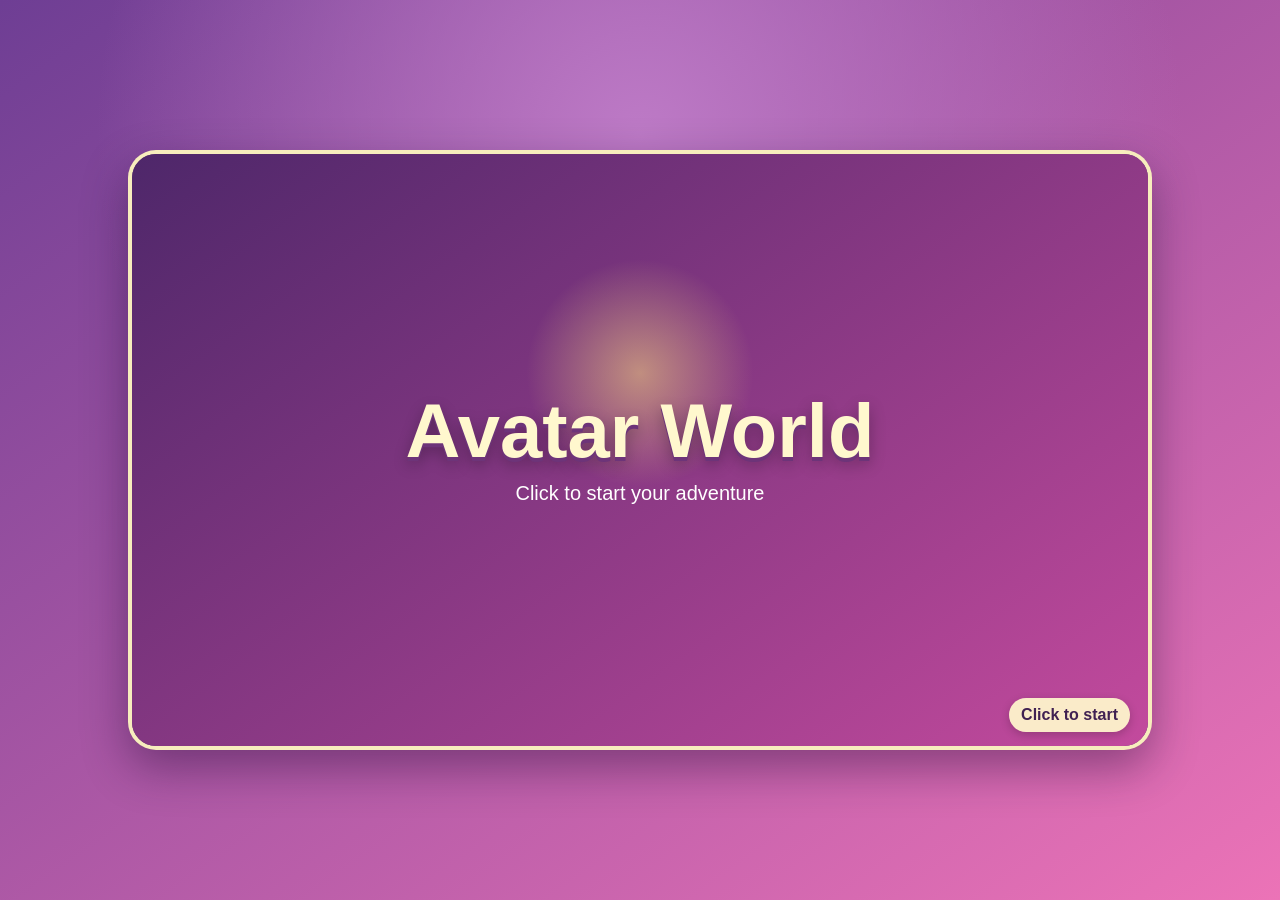
<file: index.html>
<!doctype html>
<html lang="en">
  <head>
    <meta charset="utf-8" />
    <meta name="viewport" content="width=device-width, initial-scale=1" />
    <meta name="theme-color" content="#6e3e94" />
    <title>Avatar World</title>
    <style>
      :root {
        color-scheme: dark;
        --purple: #6e3e94;
        --pink: #ec73b7;
        --yellow: #ffe783;
      }

      * { box-sizing: border-box; }

      body {
        margin: 0;
        min-height: 100svh;
        display: grid;
        place-items: center;
        overflow: hidden;
        background:
          radial-gradient(circle at 50% 15%, #bd7ac6 0, transparent 34rem),
          linear-gradient(145deg, var(--purple), var(--pink));
        font-family: Arial, Helvetica, sans-serif;
      }

      .game {
        width: min(100vw, 1280px);
        min-height: 100svh;
        display: grid;
        place-items: center;
        padding: clamp(12px, 3vw, 32px);
      }

      .screen {
        position: relative;
        width: min(100%, 1024px);
        aspect-ratio: 1024 / 600;
        overflow: hidden;
        border: 4px solid rgba(255, 247, 193, .95);
        border-radius: clamp(14px, 2.2vw, 28px);
        box-shadow: 0 18px 45px rgba(35, 10, 55, .42);
        background: #5e3678;
      }

      .welcome,
      .story-image,
      .click-zone {
        position: absolute;
        inset: 0;
      }

      .welcome {
        display: grid;
        place-items: center;
        padding: 20px;
        text-align: center;
        background:
          radial-gradient(circle at 50% 37%, rgba(255, 229, 126, .5), transparent 18%),
          linear-gradient(145deg, #4e276a, #c34a9d);
        transition: opacity .35s ease, visibility .35s ease;
      }

      .welcome.hidden {
        opacity: 0;
        visibility: hidden;
      }

      .welcome h1 {
        margin: 0 0 14px;
        color: #fff8ce;
        font-size: clamp(2rem, 6vw, 4.75rem);
        line-height: .95;
        text-shadow: 0 4px 0 #6d3479, 0 7px 16px rgba(0, 0, 0, .3);
      }

      .welcome p {
        margin: 0;
        font-size: clamp(.9rem, 2vw, 1.25rem);
      }

      .story-image {
        width: 100%;
        height: 100%;
        object-fit: cover;
        opacity: 0;
        transform: scale(1.025);
        transition: opacity .4s ease, transform .4s ease;
        user-select: none;
        -webkit-user-drag: none;
      }

      .story-image.visible {
        opacity: 1;
        transform: scale(1);
      }

      .click-zone {
        z-index: 2;
        border: 0;
        cursor: pointer;
        background: transparent;
      }

      .click-zone:focus-visible {
        outline: 5px solid var(--yellow);
        outline-offset: -9px;
      }

      .hint {
        position: absolute;
        z-index: 3;
        right: 18px;
        bottom: 14px;
        margin: 0;
        padding: 8px 12px;
        border-radius: 999px;
        color: #402152;
        background: rgba(255, 248, 205, .93);
        font-weight: 700;
        font-size: clamp(.72rem, 1.7vw, 1rem);
        box-shadow: 0 3px 10px rgba(0, 0, 0, .2);
        pointer-events: none;
        transition: opacity .2s ease;
      }

      .screen.finished .click-zone { cursor: default; }
      .screen.finished .hint { opacity: 0; }
    </style>
  </head>
  <body>
    <main class="game">
      <section class="screen" id="screen" aria-label="Avatar World story">
        <div class="welcome" id="welcome">
          <div>
            <h1>Avatar World</h1>
            <p>Click to start your adventure</p>
          </div>
        </div>

        <img class="story-image" src="assets/image-1.jpg" alt="Avatar World map" />
        <img class="story-image" src="assets/image-2.jpg" alt="Choose your character" />
        <img class="story-image" src="assets/image-3.jpg" alt="Avatar World start screen" />

        <button class="click-zone" id="next" type="button" aria-label="Start the story"></button>
        <p class="hint" id="hint">Click to start</p>
      </section>
    </main>

    <script>
      const screen = document.getElementById('screen');
      const welcome = document.getElementById('welcome');
      const nextButton = document.getElementById('next');
      const hint = document.getElementById('hint');
      const images = [...document.querySelectorAll('.story-image')];
      let step = -1;

      function advanceStory() {
        // After the third picture, the game remains on the final screen.
        if (step >= images.length - 1) return;

        step += 1;
        welcome.classList.add('hidden');
        images.forEach((image, index) => image.classList.toggle('visible', index === step));

        if (step === images.length - 1) {
          screen.classList.add('finished');
          nextButton.setAttribute('aria-label', 'Story finished');
          hint.textContent = 'Enjoy your world!';
        } else {
          hint.textContent = 'Click for the next screen';
          nextButton.setAttribute('aria-label', 'Show next screen');
        }
      }

      nextButton.addEventListener('click', advanceStory);
    </script>
  </body>
</html>
</file>
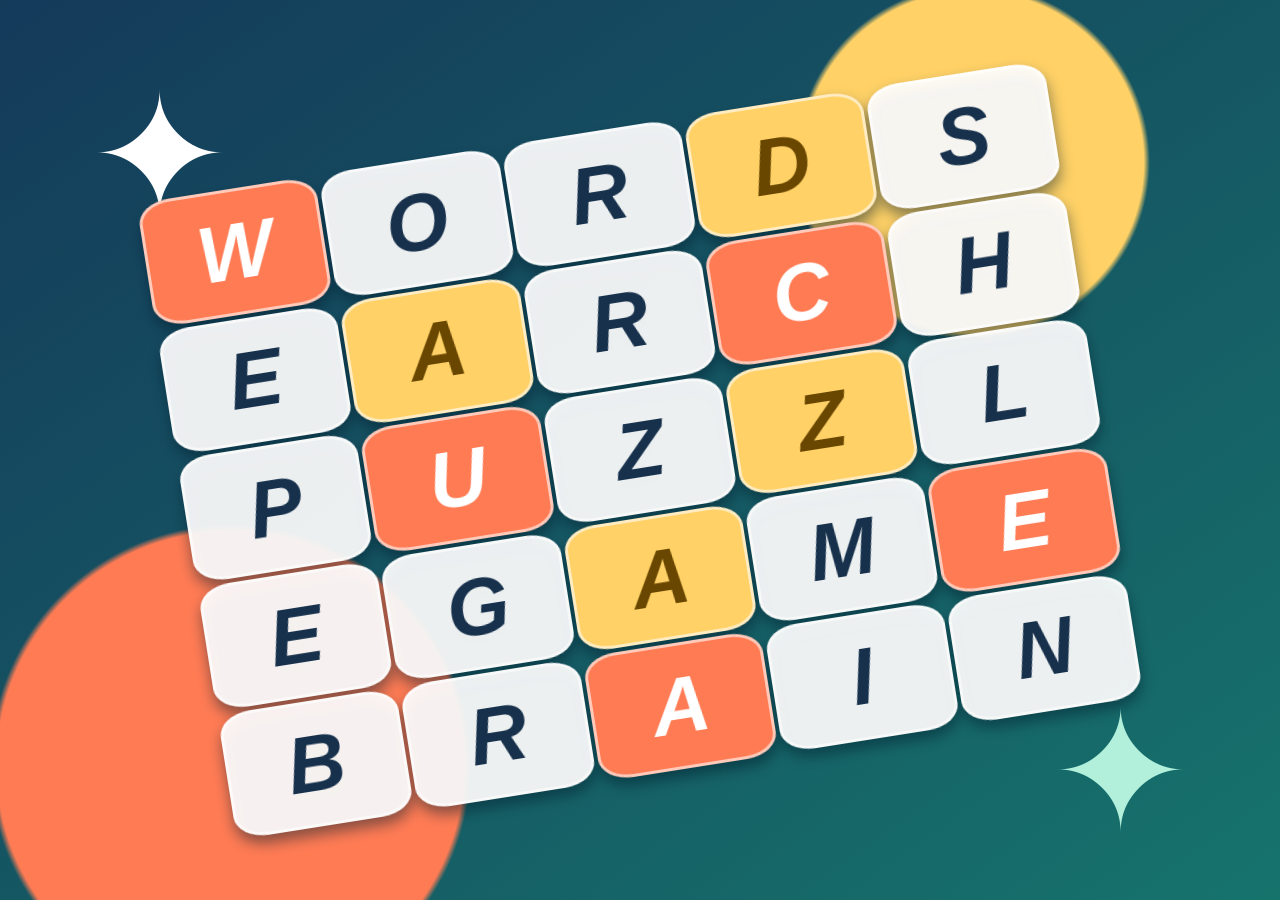
<file: icon.html>
<!doctype html><html><head><meta charset="utf-8"><style>html,body{margin:0;width:100%;height:100%;overflow:hidden;background:#14213d}#icon{width:100%;height:100%;position:relative;overflow:hidden;background:radial-gradient(circle at 76% 18%,#ffd166 0 14%,transparent 14.5%),radial-gradient(circle at 18% 85%,#ff7b54 0 18%,transparent 18.5%),linear-gradient(145deg,#143a5a,#16736c);font-family:Arial,sans-serif}.grid{position:absolute;inset:14%;display:grid;grid-template-columns:repeat(5,1fr);grid-template-rows:repeat(5,1fr);transform:rotate(-9deg);filter:drop-shadow(0 8px 7px #001b2b80)}.tile{display:grid;place-items:center;border:3px solid #fff9;background:#ffffffeb;color:#17314c;font-weight:900;font-size:clamp(12px,12vw,80px);border-radius:18%;margin:2px}.tile.hot{background:#ff7b54;color:#fff}.tile.gold{background:#ffd166;color:#694700}.spark{position:absolute;color:#fff;font-size:13vw;line-height:1}.s1{left:7%;top:8%}.s2{right:7%;bottom:5%;color:#b2f0dc}</style></head><body><div id="icon"><span class="spark s1">✦</span><span class="spark s2">✦</span><div class="grid"><i class="tile hot">W</i><i class="tile">O</i><i class="tile">R</i><i class="tile gold">D</i><i class="tile">S</i><i class="tile">E</i><i class="tile gold">A</i><i class="tile">R</i><i class="tile hot">C</i><i class="tile">H</i><i class="tile">P</i><i class="tile hot">U</i><i class="tile">Z</i><i class="tile gold">Z</i><i class="tile">L</i><i class="tile">E</i><i class="tile">G</i><i class="tile gold">A</i><i class="tile">M</i><i class="tile hot">E</i><i class="tile">B</i><i class="tile">R</i><i class="tile hot">A</i><i class="tile">I</i><i class="tile">N</i></div></div></body></html>
</file>
